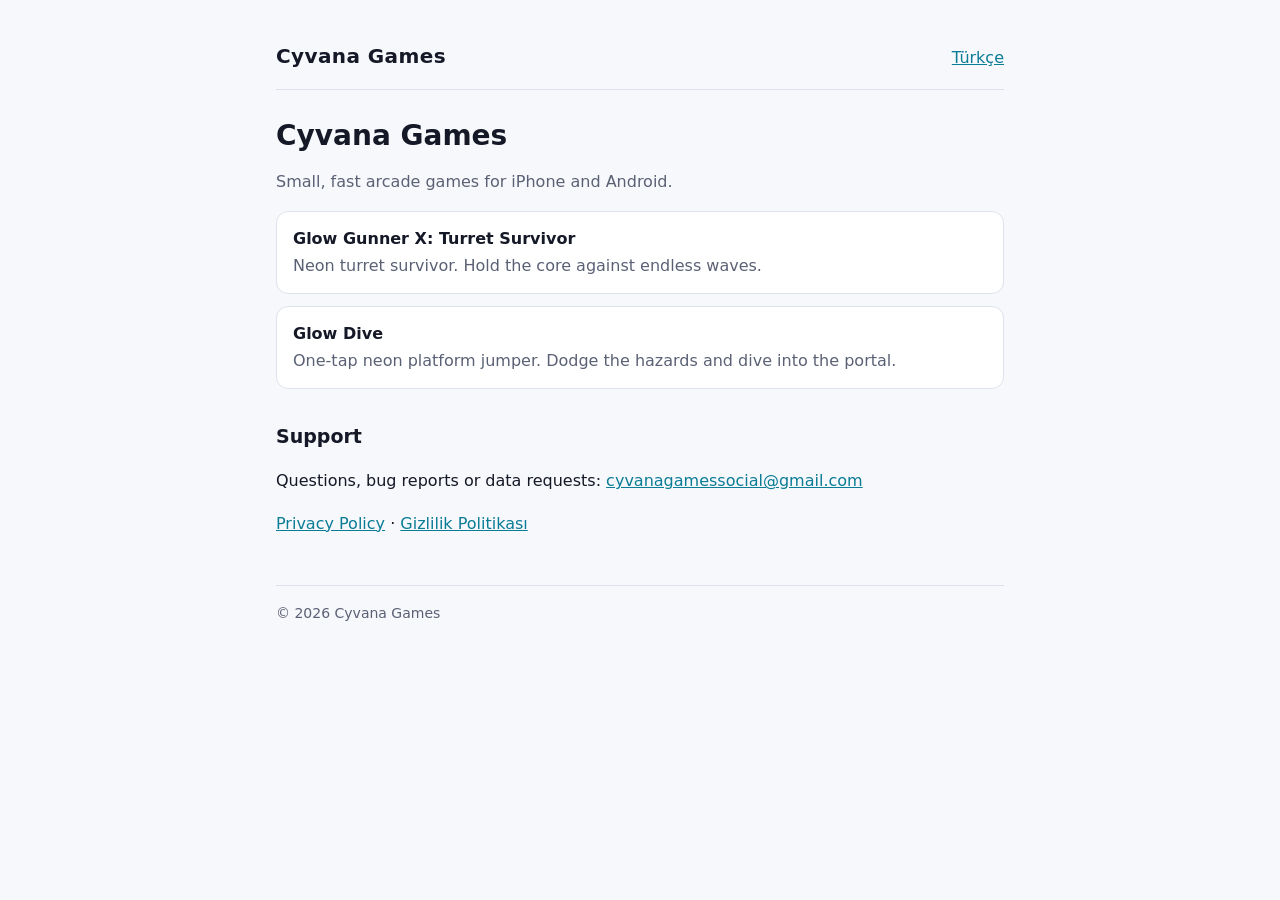
<file: index.html>
<!doctype html>
<html lang="en">
<head>
<meta charset="utf-8">
<meta name="viewport" content="width=device-width, initial-scale=1">
<title>Cyvana Games</title>
<meta name="description" content="Cyvana Games — small arcade games for iPhone and Android.">
<link rel="stylesheet" href="/style.css">
</head>
<body>
<main>
<header><a class="brand" href="/">Cyvana Games</a><a href="/tr/gizlilik/">Türkçe</a></header>

<h1>Cyvana Games</h1>
<p class="muted">Small, fast arcade games for iPhone and Android.</p>

<ul class="games">
  <li><strong>Glow Gunner X: Turret Survivor</strong><br><span class="muted">Neon turret survivor. Hold the core against endless waves.</span></li>
  <li><strong>Glow Dive</strong><br><span class="muted">One-tap neon platform jumper. Dodge the hazards and dive into the portal.</span></li>
</ul>

<h2>Support</h2>
<p>Questions, bug reports or data requests: <a href="mailto:cyvanagamessocial@gmail.com">cyvanagamessocial@gmail.com</a></p>

<p><a href="/privacy/">Privacy Policy</a> · <a href="/tr/gizlilik/">Gizlilik Politikası</a></p>

<footer>© 2026 Cyvana Games</footer>
</main>
</body>
</html>
</file>
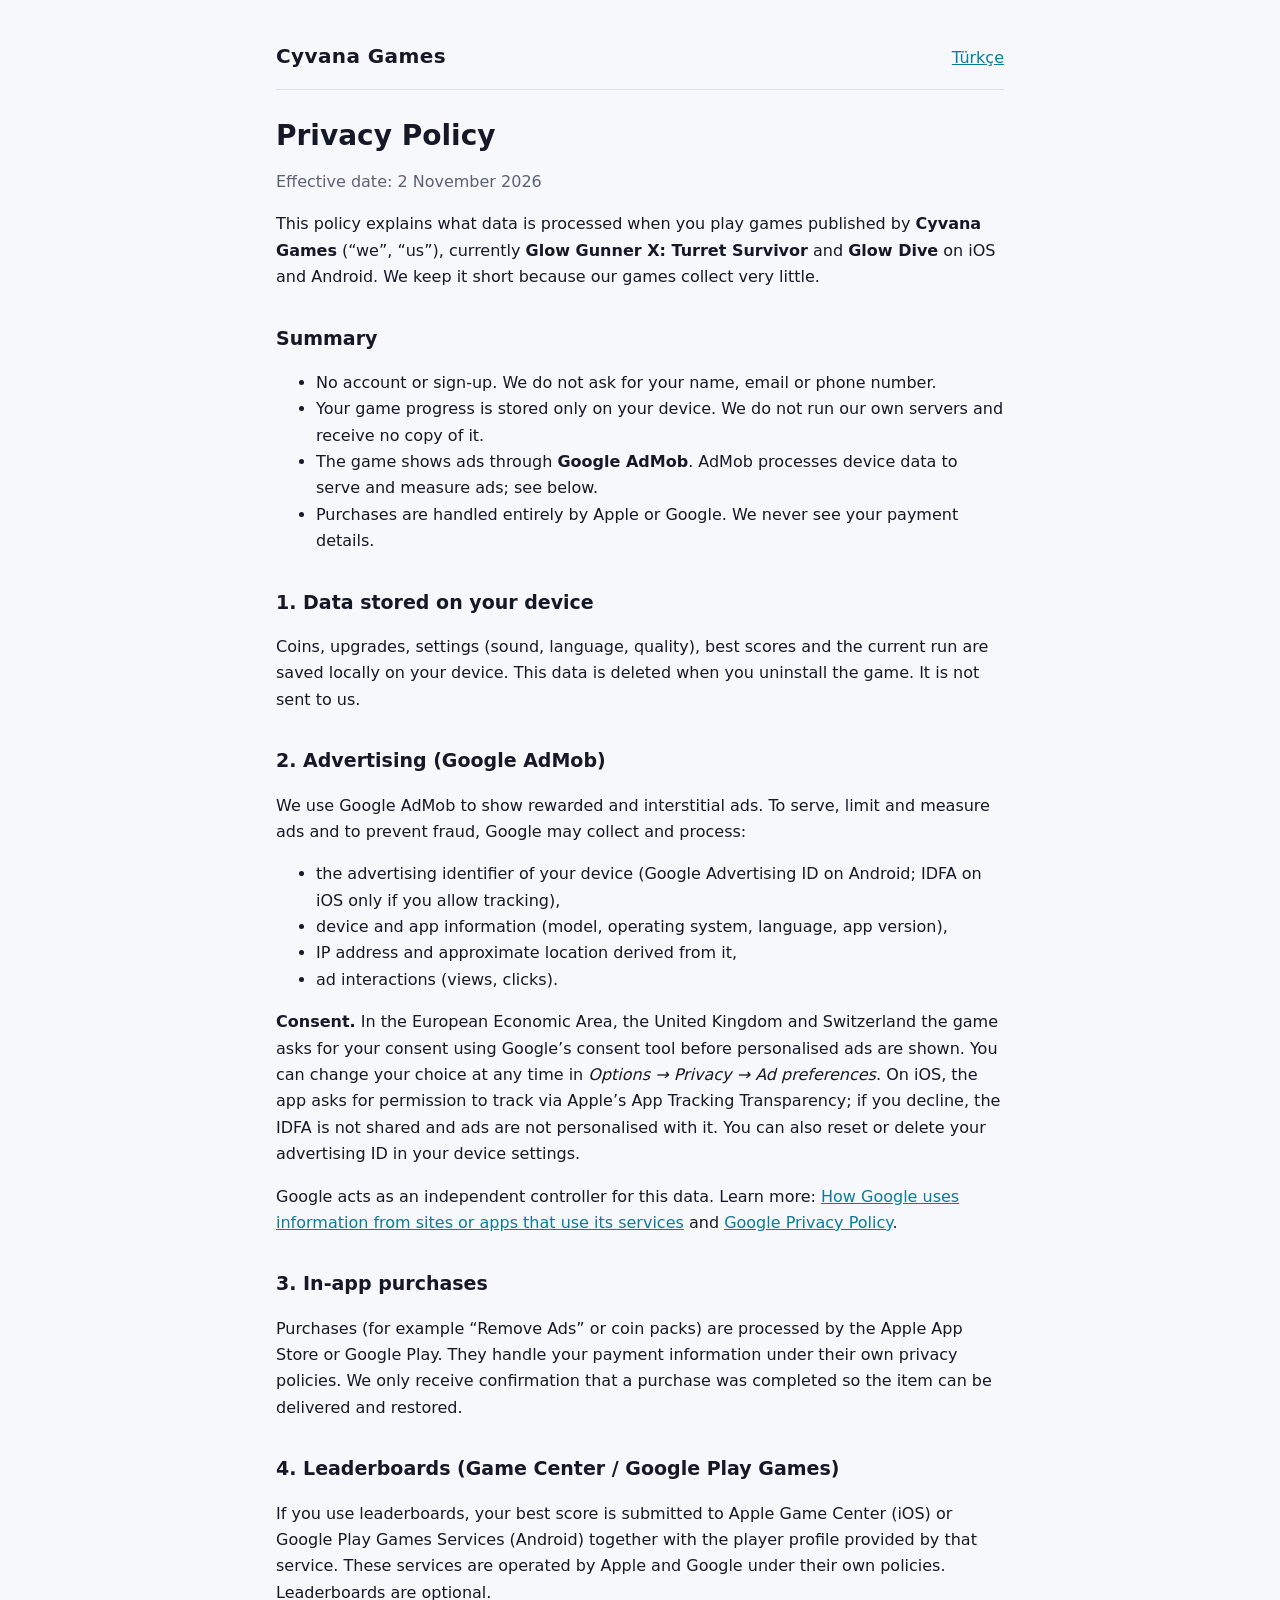
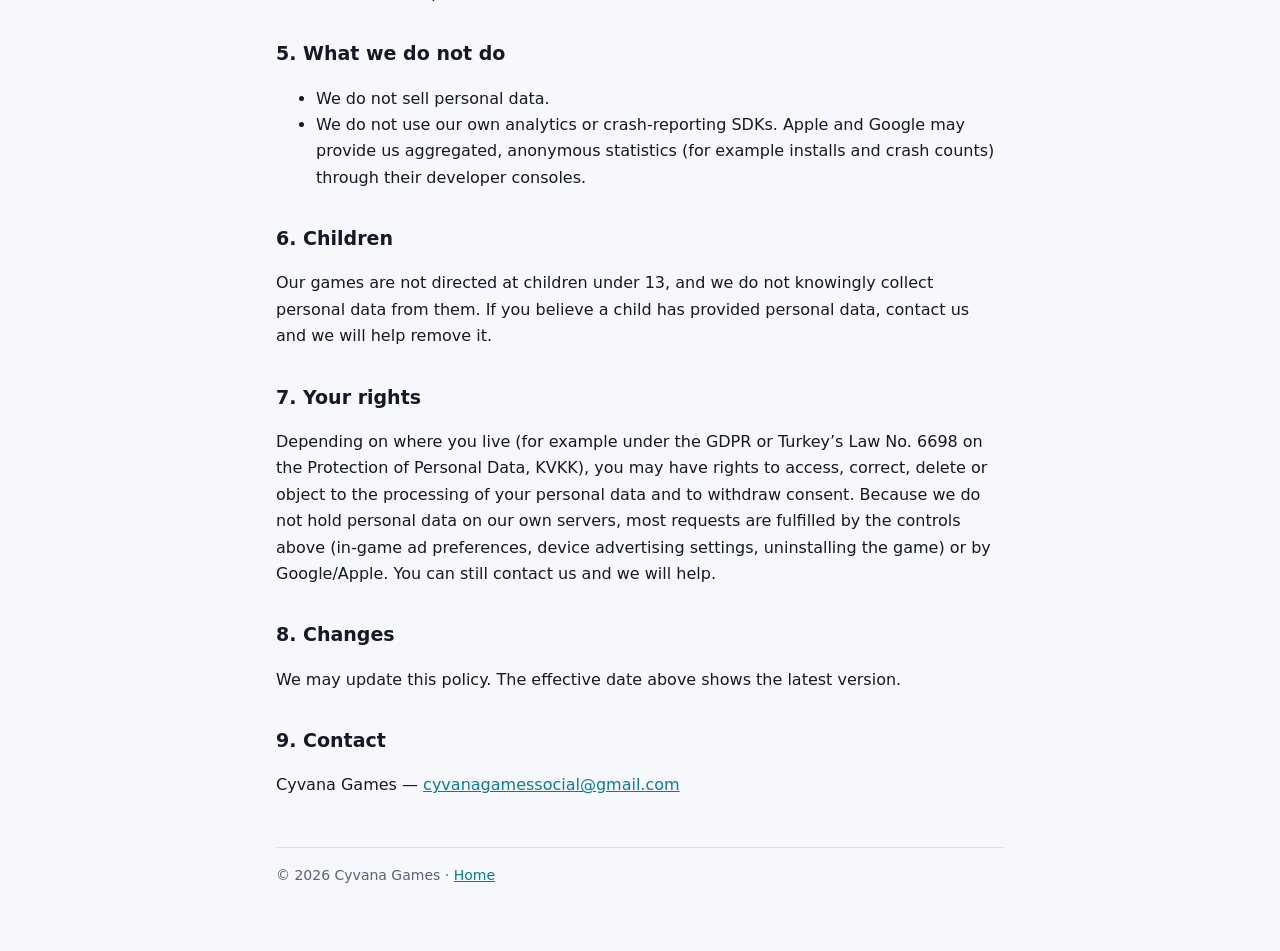
<file: privacy/index.html>
<!doctype html>
<html lang="en">
<head>
<meta charset="utf-8">
<meta name="viewport" content="width=device-width, initial-scale=1">
<title>Privacy Policy — Cyvana Games</title>
<link rel="stylesheet" href="/style.css">
</head>
<body>
<main>
<header><a class="brand" href="/">Cyvana Games</a><a href="/tr/gizlilik/">Türkçe</a></header>

<h1>Privacy Policy</h1>
<p class="muted">Effective date: 2 November 2026</p>

<p>This policy explains what data is processed when you play games published by <strong>Cyvana Games</strong> (“we”, “us”), currently <strong>Glow Gunner X: Turret Survivor</strong> and <strong>Glow Dive</strong> on iOS and Android. We keep it short because our games collect very little.</p>

<h2>Summary</h2>
<ul>
  <li>No account or sign-up. We do not ask for your name, email or phone number.</li>
  <li>Your game progress is stored only on your device. We do not run our own servers and receive no copy of it.</li>
  <li>The game shows ads through <strong>Google AdMob</strong>. AdMob processes device data to serve and measure ads; see below.</li>
  <li>Purchases are handled entirely by Apple or Google. We never see your payment details.</li>
</ul>

<h2>1. Data stored on your device</h2>
<p>Coins, upgrades, settings (sound, language, quality), best scores and the current run are saved locally on your device. This data is deleted when you uninstall the game. It is not sent to us.</p>

<h2>2. Advertising (Google AdMob)</h2>
<p>We use Google AdMob to show rewarded and interstitial ads. To serve, limit and measure ads and to prevent fraud, Google may collect and process:</p>
<ul>
  <li>the advertising identifier of your device (Google Advertising ID on Android; IDFA on iOS only if you allow tracking),</li>
  <li>device and app information (model, operating system, language, app version),</li>
  <li>IP address and approximate location derived from it,</li>
  <li>ad interactions (views, clicks).</li>
</ul>
<p><strong>Consent.</strong> In the European Economic Area, the United Kingdom and Switzerland the game asks for your consent using Google’s consent tool before personalised ads are shown. You can change your choice at any time in <em>Options → Privacy → Ad preferences</em>. On iOS, the app asks for permission to track via Apple’s App Tracking Transparency; if you decline, the IDFA is not shared and ads are not personalised with it. You can also reset or delete your advertising ID in your device settings.</p>
<p>Google acts as an independent controller for this data. Learn more: <a href="https://policies.google.com/technologies/partner-sites">How Google uses information from sites or apps that use its services</a> and <a href="https://policies.google.com/privacy">Google Privacy Policy</a>.</p>

<h2>3. In-app purchases</h2>
<p>Purchases (for example “Remove Ads” or coin packs) are processed by the Apple App Store or Google Play. They handle your payment information under their own privacy policies. We only receive confirmation that a purchase was completed so the item can be delivered and restored.</p>

<h2>4. Leaderboards (Game Center / Google Play Games)</h2>
<p>If you use leaderboards, your best score is submitted to Apple Game Center (iOS) or Google Play Games Services (Android) together with the player profile provided by that service. These services are operated by Apple and Google under their own policies. Leaderboards are optional.</p>

<h2>5. What we do not do</h2>
<ul>
  <li>We do not sell personal data.</li>
  <li>We do not use our own analytics or crash-reporting SDKs. Apple and Google may provide us aggregated, anonymous statistics (for example installs and crash counts) through their developer consoles.</li>
</ul>

<h2>6. Children</h2>
<p>Our games are not directed at children under 13, and we do not knowingly collect personal data from them. If you believe a child has provided personal data, contact us and we will help remove it.</p>

<h2>7. Your rights</h2>
<p>Depending on where you live (for example under the GDPR or Turkey’s Law No. 6698 on the Protection of Personal Data, KVKK), you may have rights to access, correct, delete or object to the processing of your personal data and to withdraw consent. Because we do not hold personal data on our own servers, most requests are fulfilled by the controls above (in-game ad preferences, device advertising settings, uninstalling the game) or by Google/Apple. You can still contact us and we will help.</p>

<h2>8. Changes</h2>
<p>We may update this policy. The effective date above shows the latest version.</p>

<h2>9. Contact</h2>
<p>Cyvana Games — <a href="mailto:cyvanagamessocial@gmail.com">cyvanagamessocial@gmail.com</a></p>

<footer>© 2026 Cyvana Games · <a href="/">Home</a></footer>
</main>
</body>
</html>
</file>
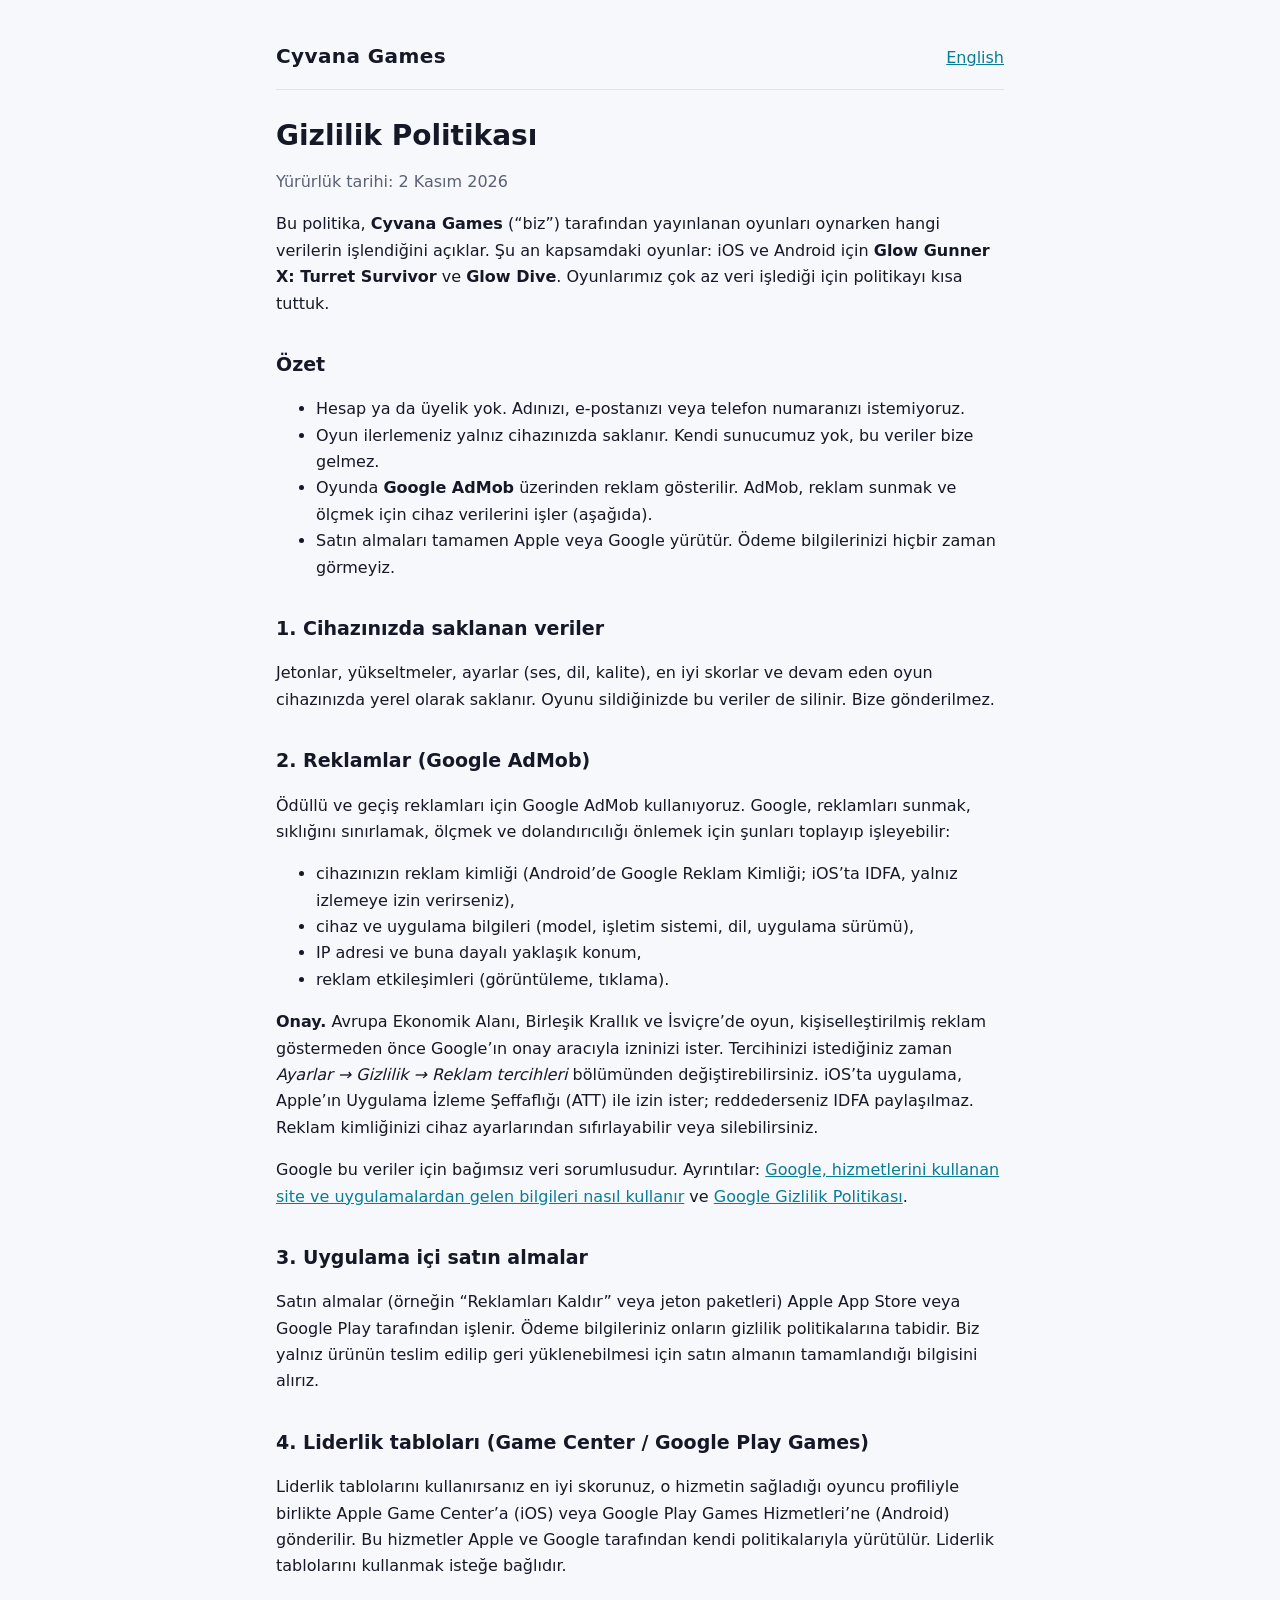
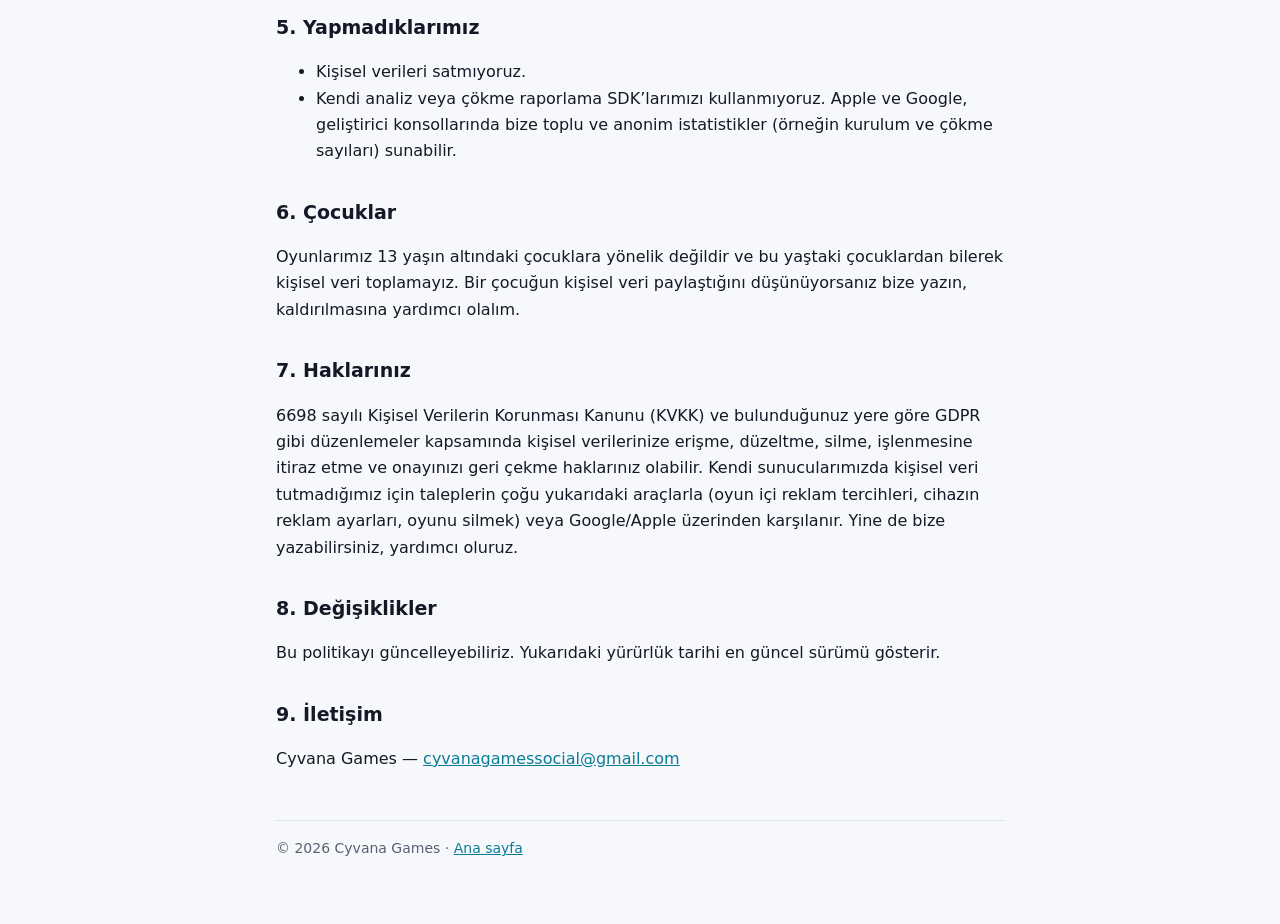
<file: tr/gizlilik/index.html>
<!doctype html>
<html lang="tr">
<head>
<meta charset="utf-8">
<meta name="viewport" content="width=device-width, initial-scale=1">
<title>Gizlilik Politikası — Cyvana Games</title>
<link rel="stylesheet" href="/style.css">
</head>
<body>
<main>
<header><a class="brand" href="/">Cyvana Games</a><a href="/privacy/">English</a></header>

<h1>Gizlilik Politikası</h1>
<p class="muted">Yürürlük tarihi: 2 Kasım 2026</p>

<p>Bu politika, <strong>Cyvana Games</strong> (“biz”) tarafından yayınlanan oyunları oynarken hangi verilerin işlendiğini açıklar. Şu an kapsamdaki oyunlar: iOS ve Android için <strong>Glow Gunner X: Turret Survivor</strong> ve <strong>Glow Dive</strong>. Oyunlarımız çok az veri işlediği için politikayı kısa tuttuk.</p>

<h2>Özet</h2>
<ul>
  <li>Hesap ya da üyelik yok. Adınızı, e-postanızı veya telefon numaranızı istemiyoruz.</li>
  <li>Oyun ilerlemeniz yalnız cihazınızda saklanır. Kendi sunucumuz yok, bu veriler bize gelmez.</li>
  <li>Oyunda <strong>Google AdMob</strong> üzerinden reklam gösterilir. AdMob, reklam sunmak ve ölçmek için cihaz verilerini işler (aşağıda).</li>
  <li>Satın almaları tamamen Apple veya Google yürütür. Ödeme bilgilerinizi hiçbir zaman görmeyiz.</li>
</ul>

<h2>1. Cihazınızda saklanan veriler</h2>
<p>Jetonlar, yükseltmeler, ayarlar (ses, dil, kalite), en iyi skorlar ve devam eden oyun cihazınızda yerel olarak saklanır. Oyunu sildiğinizde bu veriler de silinir. Bize gönderilmez.</p>

<h2>2. Reklamlar (Google AdMob)</h2>
<p>Ödüllü ve geçiş reklamları için Google AdMob kullanıyoruz. Google, reklamları sunmak, sıklığını sınırlamak, ölçmek ve dolandırıcılığı önlemek için şunları toplayıp işleyebilir:</p>
<ul>
  <li>cihazınızın reklam kimliği (Android’de Google Reklam Kimliği; iOS’ta IDFA, yalnız izlemeye izin verirseniz),</li>
  <li>cihaz ve uygulama bilgileri (model, işletim sistemi, dil, uygulama sürümü),</li>
  <li>IP adresi ve buna dayalı yaklaşık konum,</li>
  <li>reklam etkileşimleri (görüntüleme, tıklama).</li>
</ul>
<p><strong>Onay.</strong> Avrupa Ekonomik Alanı, Birleşik Krallık ve İsviçre’de oyun, kişiselleştirilmiş reklam göstermeden önce Google’ın onay aracıyla izninizi ister. Tercihinizi istediğiniz zaman <em>Ayarlar → Gizlilik → Reklam tercihleri</em> bölümünden değiştirebilirsiniz. iOS’ta uygulama, Apple’ın Uygulama İzleme Şeffaflığı (ATT) ile izin ister; reddederseniz IDFA paylaşılmaz. Reklam kimliğinizi cihaz ayarlarından sıfırlayabilir veya silebilirsiniz.</p>
<p>Google bu veriler için bağımsız veri sorumlusudur. Ayrıntılar: <a href="https://policies.google.com/technologies/partner-sites">Google, hizmetlerini kullanan site ve uygulamalardan gelen bilgileri nasıl kullanır</a> ve <a href="https://policies.google.com/privacy">Google Gizlilik Politikası</a>.</p>

<h2>3. Uygulama içi satın almalar</h2>
<p>Satın almalar (örneğin “Reklamları Kaldır” veya jeton paketleri) Apple App Store veya Google Play tarafından işlenir. Ödeme bilgileriniz onların gizlilik politikalarına tabidir. Biz yalnız ürünün teslim edilip geri yüklenebilmesi için satın almanın tamamlandığı bilgisini alırız.</p>

<h2>4. Liderlik tabloları (Game Center / Google Play Games)</h2>
<p>Liderlik tablolarını kullanırsanız en iyi skorunuz, o hizmetin sağladığı oyuncu profiliyle birlikte Apple Game Center’a (iOS) veya Google Play Games Hizmetleri’ne (Android) gönderilir. Bu hizmetler Apple ve Google tarafından kendi politikalarıyla yürütülür. Liderlik tablolarını kullanmak isteğe bağlıdır.</p>

<h2>5. Yapmadıklarımız</h2>
<ul>
  <li>Kişisel verileri satmıyoruz.</li>
  <li>Kendi analiz veya çökme raporlama SDK’larımızı kullanmıyoruz. Apple ve Google, geliştirici konsollarında bize toplu ve anonim istatistikler (örneğin kurulum ve çökme sayıları) sunabilir.</li>
</ul>

<h2>6. Çocuklar</h2>
<p>Oyunlarımız 13 yaşın altındaki çocuklara yönelik değildir ve bu yaştaki çocuklardan bilerek kişisel veri toplamayız. Bir çocuğun kişisel veri paylaştığını düşünüyorsanız bize yazın, kaldırılmasına yardımcı olalım.</p>

<h2>7. Haklarınız</h2>
<p>6698 sayılı Kişisel Verilerin Korunması Kanunu (KVKK) ve bulunduğunuz yere göre GDPR gibi düzenlemeler kapsamında kişisel verilerinize erişme, düzeltme, silme, işlenmesine itiraz etme ve onayınızı geri çekme haklarınız olabilir. Kendi sunucularımızda kişisel veri tutmadığımız için taleplerin çoğu yukarıdaki araçlarla (oyun içi reklam tercihleri, cihazın reklam ayarları, oyunu silmek) veya Google/Apple üzerinden karşılanır. Yine de bize yazabilirsiniz, yardımcı oluruz.</p>

<h2>8. Değişiklikler</h2>
<p>Bu politikayı güncelleyebiliriz. Yukarıdaki yürürlük tarihi en güncel sürümü gösterir.</p>

<h2>9. İletişim</h2>
<p>Cyvana Games — <a href="mailto:cyvanagamessocial@gmail.com">cyvanagamessocial@gmail.com</a></p>

<footer>© 2026 Cyvana Games · <a href="/">Ana sayfa</a></footer>
</main>
</body>
</html>
</file>
<file: style.css>
:root{--bg:#0b0d14;--fg:#e8eaf2;--muted:#9aa0b4;--accent:#3ee6ff;--line:#22263a;--card:#121522}
@media (prefers-color-scheme: light){:root{--bg:#f7f8fb;--fg:#151826;--muted:#5b6175;--accent:#0a7c96;--line:#dfe2ec;--card:#fff}}
*{box-sizing:border-box}body{margin:0;background:var(--bg);color:var(--fg);font:16px/1.65 system-ui,-apple-system,"Segoe UI",Roboto,sans-serif}
main{max-width:760px;margin:0 auto;padding:40px 16px 64px}a{color:var(--accent)}
header{display:flex;justify-content:space-between;align-items:baseline;gap:12px;border-bottom:1px solid var(--line);padding-bottom:16px;margin-bottom:28px}
header .brand{font-weight:700;font-size:20px;letter-spacing:.02em;text-decoration:none;color:var(--fg)}
h1{font-size:28px;line-height:1.25;margin:0 0 6px}h2{font-size:19px;margin:32px 0 8px}
.muted{color:var(--muted)}.games{display:grid;gap:12px;padding:0;list-style:none}
.games li{background:var(--card);border:1px solid var(--line);border-radius:12px;padding:14px 16px}
table{border-collapse:collapse;width:100%;font-size:15px}td,th{border:1px solid var(--line);padding:8px 10px;text-align:left;vertical-align:top}
footer{margin-top:48px;border-top:1px solid var(--line);padding-top:16px;font-size:14px;color:var(--muted)}
</file>
